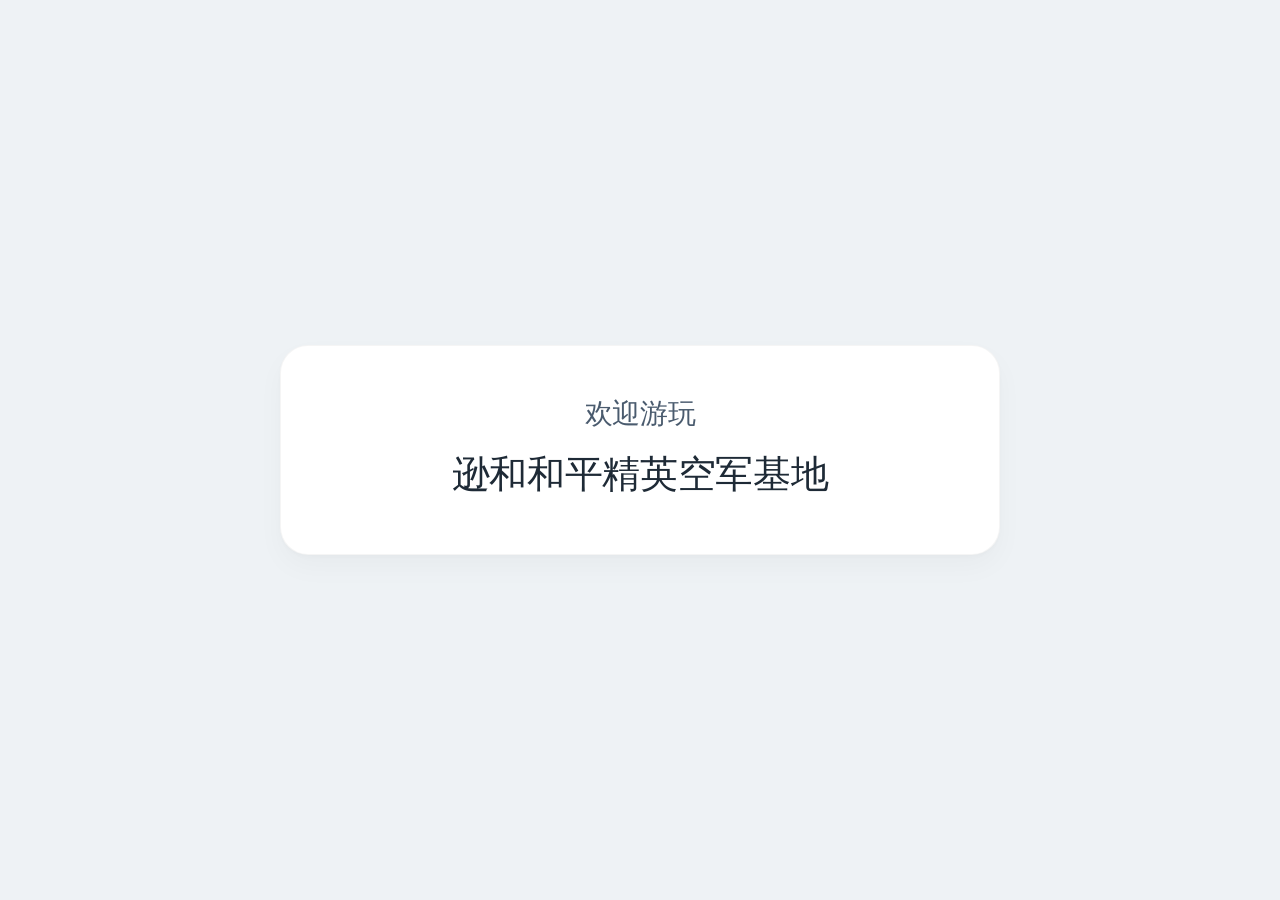
<file: indextoo.html>
<!DOCTYPE html>
<html lang="zh-CN">
<head>
    <meta charset="UTF-8">
    <meta name="viewport" content="width=device-width, initial-scale=1.0, user-scalable=yes">
    <title>欢迎 · 逊和和平精英空军基地</title>
    <style>
        /* 极简重置 + 纯粹欢迎界面 · 无场景插图 · 零功能点 */
        * {
            margin: 0;
            padding: 0;
            box-sizing: border-box;
        }

        body {
            background-color: #eef2f5;   /* 柔和浅灰蓝基调，不绘制任何场景，纯色背景 */
            font-family: system-ui, -apple-system, 'Segoe UI', 'Roboto', 'Helvetica Neue', 'Noto Sans', sans-serif;
            font-weight: 400;
            line-height: 1.4;
            min-height: 100vh;
            display: flex;
            align-items: center;
            justify-content: center;
            padding: 2rem;
        }

        /* 简约中央卡片 · 只承载欢迎文字，无装饰图形、无渐变背景、无任何交互控件 */
        .welcome-container {
            max-width: 720px;
            width: 100%;
            background: #ffffff;
            border-radius: 28px;
            box-shadow: 0 12px 28px rgba(0, 0, 0, 0.03), 0 2px 4px rgba(0, 0, 0, 0.02);
            padding: 3rem 2rem;
            text-align: center;
            transition: none;           /* 完全无动效或悬浮反馈 */
            border: 1px solid rgba(0, 0, 0, 0.04);
        }

        /* 欢迎主标题区 — 安静、克制，仅传递文字 */
        .greeting-text {
            font-size: 1.75rem;
            letter-spacing: -0.01em;
            font-weight: 430;
            color: #4a5b6e;
            margin-bottom: 1rem;
        }

        /* 基地全称 — 突出但不张扬，纯文本力量 */
        .base-name {
            font-size: 2.4rem;
            font-weight: 590;
            color: #1e2a36;
            line-height: 1.25;
            letter-spacing: -0.3px;
            word-break: break-word;
            margin-bottom: 0.5rem;
        }

        /* 完全无功能提示 —— 不添加任何按钮、引导、动效、装饰性副文本 */
        /* 只有单纯欢迎 + 基地名称 */

        /* 极细分隔思考？但为了“什么场景也不要绘制”，连分割线都不要，保持绝对纯粹的文本氛围 */
        /* 没有任何阴影动画、悬停变化、点击事件、光标变化 */
        
        /* 保证没有任何 :hover 或 active 改变样式，确保零交互 */
        .welcome-container,
        .greeting-text,
        .base-name {
            cursor: default;
            user-select: text;    /* 允许复制文字，但完全不是功能控件，仅基础体验 */
        }

        /* 为小屏幕做舒适的排版 */
        @media (max-width: 560px) {
            .welcome-container {
                padding: 2.2rem 1.5rem;
            }
            .greeting-text {
                font-size: 1.4rem;
            }
            .base-name {
                font-size: 1.9rem;
            }
        }

        /* 窄屏适配：确保两行甚至自动换行都不影响整洁 */
        @media (max-width: 420px) {
            .base-name {
                font-size: 1.65rem;
            }
        }

        /* 没有任何图片、canvas、svg、iframe、背景图案、伪元素绘图 ——
           彻底符合“无场景绘制，简约风，无任何功能” */
        /* 无 :before / :after 创造图形，只有纯粹的文本盒子 */
    </style>
</head>
<body>
    <div class="welcome-container">
        <!-- 纯粹欢迎语 + 基地全称，无额外装饰，零交互控件 -->
        <div class="greeting-text">欢迎游玩</div>
        <div class="base-name">逊和和平精英空军基地</div>
        <!-- 不设置副标题、提示、版本号、脚注，避免偏离纯粹欢迎界面 -->
        <!-- 无按钮，无链接，无输入框，无任何功能区域 -->
    </div>
</body>
</html>
</file>
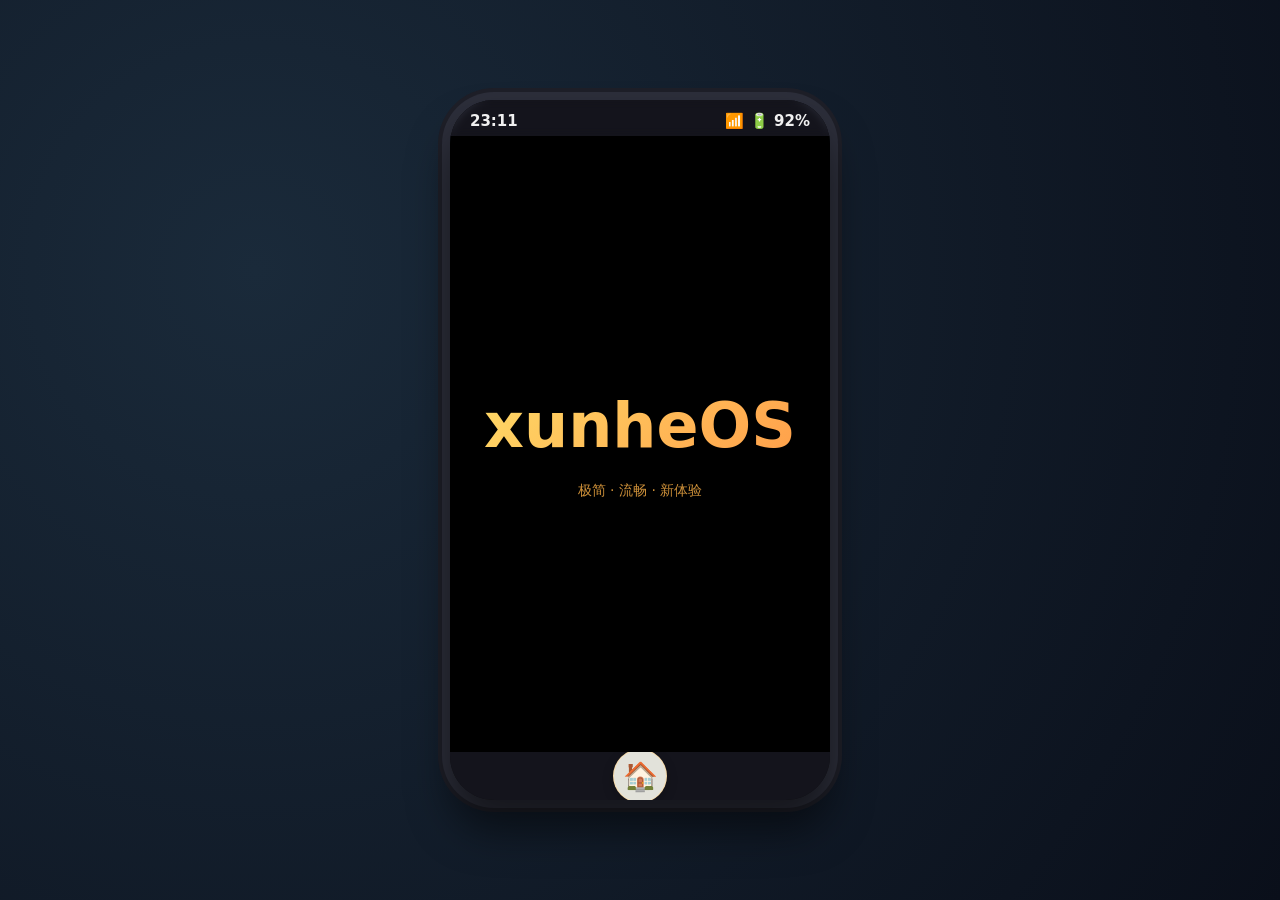
<file: phone.html>
<!DOCTYPE html>
<html lang="zh-CN">
<head>
    <meta charset="UTF-8">
    <meta name="viewport" content="width=device-width, initial-scale=1.0, user-scalable=no, viewport-fit=cover">
    <title>xunheOS · 九款精品应用</title>
    <style>
        * {
            margin: 0;
            padding: 0;
            box-sizing: border-box;
            user-select: none;
        }

        body {
            background: radial-gradient(circle at 20% 30%, #1a2a3a, #0a0f1a);
            min-height: 100vh;
            display: flex;
            justify-content: center;
            align-items: center;
            font-family: 'Segoe UI', system-ui, -apple-system, 'SF Pro Text', 'Roboto', sans-serif;
        }

        /* 手机外壳 */
        .phone {
            width: 380px;
            height: 700px;
            background: #0f0f12;
            border-radius: 44px;
            box-shadow: 0 30px 40px rgba(0, 0, 0, 0.5), 0 0 0 8px #2c2e3a, 0 0 0 12px #1e1f28;
            overflow: hidden;
            position: relative;
        }

        .screen {
            width: 100%;
            height: 100%;
            background: #14141c;
            position: relative;
            overflow: hidden;
            display: flex;
            flex-direction: column;
        }

        /* 状态栏 */
        .status-bar {
            padding: 12px 20px 6px 20px;
            display: flex;
            justify-content: space-between;
            font-size: 15px;
            font-weight: 590;
            color: #f0f0f0;
            background: transparent;
            z-index: 200;
            backdrop-filter: blur(4px);
        }
        .time { font-weight: 600; }
        .battery { display: flex; align-items: center; gap: 6px; }

        .view-container {
            flex: 1;
            position: relative;
            overflow: hidden;
        }

        .view {
            position: absolute;
            top: 0;
            left: 0;
            width: 100%;
            height: 100%;
            transition: opacity 0.45s cubic-bezier(0.2, 0.9, 0.4, 1.1);
            background-size: cover;
            background-position: center;
            overflow-y: auto;
            overflow-x: hidden;
        }

        /* 开机动画 */
        .boot-view {
            background: #000;
            display: flex;
            flex-direction: column;
            justify-content: center;
            align-items: center;
            z-index: 300;
        }
        .boot-logo {
            font-size: 62px;
            font-weight: 800;
            background: linear-gradient(135deg, #FFD966, #FF9F4A);
            -webkit-background-clip: text;
            background-clip: text;
            color: transparent;
            animation: bootPulse 1.6s ease-out forwards;
        }
        .boot-sub {
            margin-top: 20px;
            color: #ffb347;
            font-size: 14px;
            opacity: 0;
            animation: fadeInUp 0.8s 0.7s forwards;
        }
        @keyframes bootPulse {
            0% { transform: scale(0.8); opacity: 0; }
            40% { transform: scale(1.2); opacity: 1; }
            100% { transform: scale(1); opacity: 1; }
        }
        @keyframes fadeInUp {
            from { opacity: 0; transform: translateY(12px);}
            to { opacity: 0.8; transform: translateY(0);}
        }

        /* 锁屏界面 */
        .lockscreen-view {
            background: linear-gradient(145deg, rgba(30,42,58,0.92), rgba(11,18,25,0.96));
            backdrop-filter: blur(12px);
            display: flex;
            flex-direction: column;
            justify-content: space-between;
            align-items: center;
            padding: 50px 20px 60px;
        }
        .lock-time { font-size: 70px; font-weight: 700; color: white; text-shadow: 0 4px 12px rgba(0,0,0,0.3); letter-spacing: 4px; margin-top: 60px; }
        .lock-date { font-size: 20px; color: #ddd9e6; margin-top: 12px; }
        .unlock-area {
            background: rgba(255,255,245,0.2);
            backdrop-filter: blur(15px);
            padding: 12px 32px;
            border-radius: 60px;
            color: white;
            font-size: 18px;
            display: flex;
            align-items: center;
            gap: 12px;
            cursor: pointer;
            transition: 0.25s;
            border: 0.6px solid rgba(255,215,150,0.6);
        }
        .unlock-area:active { transform: scale(0.96); background: rgba(255,215,150,0.4); }

        /* 桌面壁纸 */
        .home-view {
            background: linear-gradient(0deg, rgba(0,0,0,0.55), rgba(0,0,0,0.45)), var(--wallpaper-url, url('bg.jpg'));
            background-size: cover;
            background-position: center 30%;
            display: flex;
            flex-direction: column;
            overflow-y: auto;
        }
        .app-grid {
            display: grid;
            grid-template-columns: repeat(3, 1fr);
            gap: 24px 20px;
            justify-items: center;
            padding: 30px 20px 40px;
        }
        .app-icon {
            background: rgba(30, 35, 55, 0.75);
            backdrop-filter: blur(20px);
            width: 80px;
            height: 80px;
            border-radius: 22px;
            display: flex;
            flex-direction: column;
            align-items: center;
            justify-content: center;
            gap: 8px;
            box-shadow: 0 10px 20px rgba(0,0,0,0.3);
            transition: all 0.2s ease;
            cursor: pointer;
            border: 0.5px solid rgba(255,215,150,0.4);
        }
        .app-icon:active { transform: scale(0.94); }
        .icon-emoji { font-size: 38px; }
        .app-name { color: #f2eee9; font-size: 11px; font-weight: 500; text-align: center; text-shadow: 0 1px 2px black; }

        /* 应用浮层 - 缩放动画 */
        .app-overlay {
            position: absolute;
            top: 0;
            left: 0;
            width: 100%;
            height: 100%;
            background: #12131cee;
            backdrop-filter: blur(8px);
            z-index: 250;
            visibility: hidden;
            transform: scale(0);
            opacity: 0;
            transition: transform 0.35s cubic-bezier(0.2, 0.9, 0.4, 1.1), opacity 0.3s ease, visibility 0s 0.35s;
            display: flex;
            flex-direction: column;
            overflow: hidden;
        }
        .app-overlay.open {
            visibility: visible;
            transform: scale(1);
            opacity: 1;
            transition: transform 0.35s cubic-bezier(0.2, 0.9, 0.4, 1.1), opacity 0.3s ease, visibility 0s 0s;
        }
        .app-header {
            padding: 18px 20px 10px;
            display: flex;
            align-items: center;
            gap: 20px;
            background: rgba(0,0,0,0.4);
            backdrop-filter: blur(30px);
            border-bottom: 0.5px solid rgba(255,215,150,0.3);
        }
        .back-btn {
            background: rgba(255,255,245,0.15);
            width: 36px;
            height: 36px;
            border-radius: 30px;
            display: flex;
            align-items: center;
            justify-content: center;
            font-size: 24px;
            cursor: pointer;
            color: white;
            transition: 0.2s;
        }
        .back-btn:active { background: rgba(255,200,100,0.4); transform: scale(0.92); }
        .app-title { font-size: 20px; font-weight: 600; color: #ffdd99; }
        .app-content { flex: 1; overflow-y: auto; padding: 20px; }

        /* 公用游戏卡片 */
        .game-card {
            background: rgba(25,30,45,0.85);
            backdrop-filter: blur(12px);
            border-radius: 32px;
            padding: 20px;
            margin-bottom: 20px;
        }
        .button-group { display: flex; gap: 12px; justify-content: center; margin-top: 16px; flex-wrap: wrap; }
        .game-btn {
            background: #ff924c;
            border: none;
            padding: 8px 20px;
            border-radius: 40px;
            color: #1f1a10;
            font-weight: bold;
            cursor: pointer;
            box-shadow: 0 2px 6px rgba(0,0,0,0.3);
            transition: 0.05s linear;
        }
        .game-btn:active { transform: scale(0.96); }
        .score-text { font-size: 20px; font-weight: bold; color: #ffd966; text-align: center; margin: 12px 0; }

        /* 设置 */
        .about-card { background: rgba(25, 30, 45, 0.85); border-radius: 32px; padding: 24px; border: 0.5px solid rgba(255,210,130,0.4); color: #eef2ff; }
        .about-item { display: flex; justify-content: space-between; margin: 18px 0; border-bottom: 0.5px solid rgba(255,210,130,0.2); padding-bottom: 12px; }
        .about-label { font-weight: 500; color: #ffdd99; }
        .os-badge { text-align: center; font-size: 24px; font-weight: bold; margin-bottom: 20px; background: linear-gradient(120deg, #FFB347, #FFD966); -webkit-background-clip: text; background-clip: text; color: transparent; }

        /* 贪吃蛇 */
        .snake-container, .tetris-container { display: flex; flex-direction: column; align-items: center; gap: 16px; }
        canvas { background-color: #0f121c; border-radius: 24px; box-shadow: 0 10px 20px rgba(0,0,0,0.4); }
        .ctrl-btn, .tetris-btn {
            background: #2a3142;
            border: none;
            color: white;
            font-size: 24px;
            padding: 8px 18px;
            border-radius: 50px;
            cursor: pointer;
            box-shadow: 0 3px 0 #111;
            transition: 0.05s linear;
        }
        .ctrl-btn:active, .tetris-btn:active { transform: translateY(2px); }

        /* 井字棋网格 */
        .ttt-grid { display: grid; grid-template-columns: repeat(3, 80px); gap: 8px; justify-content: center; margin: 20px 0; }
        .ttt-cell { width: 80px; height: 80px; background: rgba(0,0,0,0.5); border-radius: 20px; display: flex; align-items: center; justify-content: center; font-size: 48px; font-weight: bold; cursor: pointer; backdrop-filter: blur(8px); border: 1px solid #ffb85e; }
        /* 2048 */
        .grid-2048 { display: grid; grid-template-columns: repeat(4, 1fr); gap: 8px; background: rgba(0,0,0,0.4); padding: 12px; border-radius: 24px; width: 280px; margin: 0 auto; }
        .cell-2048 { aspect-ratio: 1; background: #cdc1b4; border-radius: 12px; display: flex; align-items: center; justify-content: center; font-size: 24px; font-weight: bold; color: #776e65; }
        /* 打砖块 */
        .breakout-canvas { background: #0a0c14; border-radius: 20px; cursor: none; }
        /* 跳一跳 */
        .jump-square { width: 50px; height: 50px; background: #ffae70; border-radius: 12px; margin: 20px auto; transition: transform 0.05s linear; }
        /* 猜数字 */
        .guess-input { padding: 8px; border-radius: 40px; border: none; text-align: center; font-size: 18px; width: 120px; background: #2a3142; color: white; }

        .bottom-nav { height: 48px; display: flex; justify-content: center; align-items: center; background: transparent; z-index: 260; }
        .home-button {
            width: 54px; height: 54px; background: rgba(255, 255, 245, 0.88); backdrop-filter: blur(18px);
            border-radius: 50%; display: flex; align-items: center; justify-content: center; font-size: 28px;
            color: #1a1f2e; cursor: pointer; transition: 0.2s; box-shadow: 0 4px 12px rgba(0,0,0,0.2);
            border: 0.5px solid rgba(255,215,150,0.7);
        }
        .home-button:active { transform: scale(0.88); background: rgba(255, 230, 180, 1); }
        ::-webkit-scrollbar { width: 4px; }
        ::-webkit-scrollbar-track { background: #1e1f2c; }
        ::-webkit-scrollbar-thumb { background: #ffb85e; border-radius: 10px; }
    </style>
</head>
<body>
<div class="phone">
    <div class="screen">
        <div class="status-bar"><span class="time" id="liveTime">9:41</span><div class="battery"><span>📶</span><span>🔋 92%</span></div></div>
        <div class="view-container">
            <div id="bootView" class="view boot-view"><div class="boot-logo">xunheOS</div><div class="boot-sub">极简 · 流畅 · 新体验</div></div>
            <div id="lockView" class="view lockscreen-view"><div class="lock-time" id="lockTime">--:--</div><div class="lock-date" id="lockDate">----年--月--日</div><div class="unlock-area" id="unlockBtn"><span>轻触解锁</span><span class="unlock-arrow">↻</span></div><div style="font-size:12px;color:#aaa;">xunheOS 安全区域</div></div>
            <div id="homeView" class="view home-view"><div class="app-grid" id="appGrid"></div><div style="text-align:center;font-size:11px;color:#ffffff90;margin-bottom:20px;">xunheOS · 九款精品应用</div></div>
            <div id="appOverlay" class="app-overlay"><div class="app-header"><div class="back-btn" id="closeAppBtn">←</div><div class="app-title" id="appTitle">应用</div></div><div class="app-content" id="appContent"></div></div>
        </div>
        <div class="bottom-nav"><div class="home-button" id="homeButton">🏠</div></div>
    </div>
</div>

<script>
    // 壁纸配置
    const WALLPAPER_URL = "bg.jpg";
    document.documentElement.style.setProperty('--wallpaper-url', `url('${WALLPAPER_URL}')`);

    // 应用列表
    const apps = [
        { id: "settings", name: "设置", icon: "⚙️" },
        { id: "snake", name: "贪吃蛇", icon: "🐍" },
        { id: "tetris", name: "俄罗斯方块", icon: "🧩" },
        { id: "match", name: "翻牌配对", icon: "🃏" },
        { id: "game2048", name: "2048", icon: "🔢" },
        { id: "breakout", name: "打砖块", icon: "🧱" },
        { id: "tictac", name: "井字棋", icon: "❌⭕" },
        { id: "jump", name: "跳一跳", icon: "🦘" },
        { id: "guess", name: "猜数字", icon: "❓" }
    ];

    // 渲染桌面图标
    const appGrid = document.getElementById('appGrid');
    apps.forEach(app => {
        const div = document.createElement('div');
        div.className = 'app-icon';
        div.setAttribute('data-app', app.id);
        div.innerHTML = `<div class="icon-emoji">${app.icon}</div><div class="app-name">${app.name}</div>`;
        appGrid.appendChild(div);
    });

    // 全局变量
    let currentApp = null;
    let isClosing = false;
    let snakeState, tetrisState, matchState, game2048State, breakoutState, tictacState, jumpState, guessState;

    // DOM 元素
    const bootView = document.getElementById('bootView'), lockView = document.getElementById('lockView'), homeView = document.getElementById('homeView');
    const appOverlay = document.getElementById('appOverlay'), appContentDiv = document.getElementById('appContent'), appTitleSpan = document.getElementById('appTitle');
    const closeAppBtn = document.getElementById('closeAppBtn'), homeButton = document.getElementById('homeButton');

    // 时间更新
    function updateTime() {
        const now = new Date();
        const timeStr = `${now.getHours().toString().padStart(2,'0')}:${now.getMinutes().toString().padStart(2,'0')}`;
        document.getElementById('liveTime').innerText = timeStr;
        const lockTimeEl = document.getElementById('lockTime');
        if(lockTimeEl) lockTimeEl.innerText = timeStr;
        const dateStr = `${now.getFullYear()}年${now.getMonth()+1}月${now.getDate()}日 ${['周日','周一','周二','周三','周四','周五','周六'][now.getDay()]}`;
        const lockDate = document.getElementById('lockDate');
        if(lockDate) lockDate.innerText = dateStr;
    }
    setInterval(updateTime, 1000);
    updateTime();

    // 开机流程 (安全强制结束)
    function finishBoot() {
        if (bootView.style.display === 'none') return;
        bootView.style.display = 'none';
        lockView.style.display = 'flex';
        lockView.style.opacity = '1';
        homeView.style.display = 'none';
    }
    setTimeout(() => { bootView.style.opacity = '0'; bootView.style.transform = 'scale(1.05)'; setTimeout(finishBoot, 500); }, 1800);
    setTimeout(() => { if (bootView.style.display !== 'none') finishBoot(); }, 4000);

    // 解锁
    document.getElementById('unlockBtn').addEventListener('click', () => {
        lockView.style.transform = 'translateY(-30px)';
        lockView.style.opacity = '0';
        setTimeout(() => { lockView.style.display = 'none'; homeView.style.display = 'flex'; }, 280);
    });

    // 关闭应用 (缩小动画)
    function closeAppWithAnimation() {
        if (!currentApp || isClosing) return;
        isClosing = true;
        appOverlay.classList.remove('open');
        const onEnd = () => {
            appOverlay.removeEventListener('transitionend', onEnd);
            if (currentApp === 'snake' && snakeState?.gameLoop) { clearInterval(snakeState.gameLoop); document.removeEventListener('keydown', handleSnakeKeydown); }
            if (currentApp === 'tetris' && tetrisState?.gameLoop) { clearInterval(tetrisState.gameLoop); document.removeEventListener('keydown', handleTetrisKeydown); }
            if (currentApp === 'breakout' && breakoutState?.interval) { clearInterval(breakoutState.interval); document.removeEventListener('keydown', handleBreakoutKeydown); }
            currentApp = null; isClosing = false;
        };
        appOverlay.addEventListener('transitionend', onEnd, { once: true });
        setTimeout(() => { if (isClosing) { currentApp = null; isClosing = false; } }, 400);
    }

    // 打开应用 (图标放大)
    function openAppWithAnimation(appId, iconElement) {
        if (currentApp) closeAppWithAnimation();
        const screenRect = document.querySelector('.screen').getBoundingClientRect();
        const iconRect = iconElement.getBoundingClientRect();
        const centerX = (iconRect.left + iconRect.width/2) - screenRect.left;
        const centerY = (iconRect.top + iconRect.height/2) - screenRect.top;
        appOverlay.style.transformOrigin = `${centerX}px ${centerY}px`;
        // 渲染界面
        if (appId === 'settings') renderSettings();
        else if (appId === 'snake') renderSnake();
        else if (appId === 'tetris') renderTetris();
        else if (appId === 'match') renderMatch();
        else if (appId === 'game2048') render2048();
        else if (appId === 'breakout') renderBreakout();
        else if (appId === 'tictac') renderTicTac();
        else if (appId === 'jump') renderJump();
        else if (appId === 'guess') renderGuess();
        currentApp = appId;
        void appOverlay.offsetHeight;
        appOverlay.classList.add('open');
        if (appId === 'snake') setTimeout(() => { if(currentApp==='snake' && snakeState) startSnakeLoop(); }, 350);
        if (appId === 'tetris') setTimeout(() => { if(currentApp==='tetris' && tetrisState) startTetrisLoop(); }, 350);
        if (appId === 'breakout') setTimeout(() => { if(currentApp==='breakout' && breakoutState) startBreakoutLoop(); }, 350);
    }

    // ========== 设置 ==========
    const systemInfo = { version: "2.0.1", cpuModel: "Snapdragon 8 Gen 3", ram: "12GB LPDDR5X", build: "XH2409.101" };
    function renderSettings() { appContentDiv.innerHTML = `<div class="about-card"><div class="os-badge">⚡ xunheOS ⚡</div><div class="about-item"><span class="about-label">系统版本</span><span class="about-value">${systemInfo.version}</span></div><div class="about-item"><span class="about-label">CPU型号</span><span class="about-value">${systemInfo.cpuModel}</span></div><div class="about-item"><span class="about-label">运行内存</span><span class="about-value">${systemInfo.ram}</span></div><div class="about-item"><span class="about-label">内核版本</span><span class="about-value">6.1-xunhe+</span></div><div class="about-item"><span class="about-label">设备名称</span><span class="about-value">XUNHE Phone 1</span></div><div style="margin-top:24px;text-align:center;">© xunheOS 灵动体验</div></div>`; appTitleSpan.innerText = "设置"; }

// ========== 贪吃蛇 (完整) ==========
function renderSnake() {
        appContentDiv.innerHTML = `<div class="snake-container"><canvas id="snakeCanvas" width="300" height="300"></canvas><div class="score-text">🐍 分数: <span id="snakeScore">0</span></div><div class="button-group"><button class="ctrl-btn" data-dir="UP">▲</button><button class="ctrl-btn" data-dir="LEFT">◀</button><button class="ctrl-btn" data-dir="DOWN">▼</button><button class="ctrl-btn" data-dir="RIGHT">▶</button><button class="game-btn" id="snakeRestart">重启</button></div><div id="snakeStatus">方向键 / 按钮控制</div></div>`;
        snakeState = { canvas: null, ctx: null, gridSize:20, cellSize:15, snake:[[10,10],[9,10],[8,10]], direction:'RIGHT', next:'RIGHT', food:[15,10], score:0, gameLoop:null, over:false };
        snakeState.canvas = document.getElementById('snakeCanvas');
        snakeState.ctx = snakeState.canvas.getContext('2d');
        function draw() {
            const ctx = snakeState.ctx, size = snakeState.cellSize;
            ctx.clearRect(0,0,300,300);
            ctx.fillStyle = "#ffae70";
            ctx.fillRect(snakeState.food[0]*size, snakeState.food[1]*size, size-0.5, size-0.5);
            for(let i=0;i<snakeState.snake.length;i++) {
                const [x,y] = snakeState.snake[i];
                ctx.fillStyle = i===0 ? "#7ccf5c" : "#4c8b35";
                ctx.fillRect(x*size, y*size, size-0.5, size-0.5);
            }
        }
        function genFood() { let f; do { f = [Math.floor(Math.random()*20), Math.floor(Math.random()*20)]; } while(snakeState.snake.some(s => s[0]===f[0] && s[1]===f[1])); snakeState.food = f; }
        function step() {
            if(snakeState.over) return;
            snakeState.direction = snakeState.next;
            let head = [...snakeState.snake[0]];
            switch(snakeState.direction) {
                case 'UP': head[1]--; break; case 'DOWN': head[1]++; break;
                case 'LEFT': head[0]--; break; case 'RIGHT': head[0]++; break;
            }
            const eat = (head[0]===snakeState.food[0] && head[1]===snakeState.food[1]);
            snakeState.snake.unshift(head);
            if(!eat) snakeState.snake.pop();
            else { snakeState.score++; document.getElementById('snakeScore').innerText = snakeState.score; genFood(); }
            if(head[0]<0 || head[0]>=20 || head[1]<0 || head[1]>=20 || snakeState.snake.slice(1).some(s => s[0]===head[0] && s[1]===head[1])) {
                clearInterval(snakeState.gameLoop); snakeState.gameLoop = null; snakeState.over = true;
                document.getElementById('snakeStatus').innerText = '游戏结束，点击重启';
            }
            draw();
        }
        function startLoop() { if(snakeState.gameLoop) clearInterval(snakeState.gameLoop); snakeState.gameLoop = setInterval(step, 150); }
        window.startSnakeLoop = startLoop;
        document.querySelectorAll('.ctrl-btn[data-dir]').forEach(btn => btn.addEventListener('click', (e) => {
            const dir = btn.getAttribute('data-dir');
            if(dir==='UP' && snakeState.direction!=='DOWN') snakeState.next='UP';
            else if(dir==='DOWN' && snakeState.direction!=='UP') snakeState.next='DOWN';
            else if(dir==='LEFT' && snakeState.direction!=='RIGHT') snakeState.next='LEFT';
            else if(dir==='RIGHT' && snakeState.direction!=='LEFT') snakeState.next='RIGHT';
        }));
        document.getElementById('snakeRestart').onclick = () => {
            if(snakeState.gameLoop) clearInterval(snakeState.gameLoop);
            snakeState.snake = [[10,10],[9,10],[8,10]]; snakeState.direction = 'RIGHT'; snakeState.next = 'RIGHT';
            snakeState.score = 0; snakeState.over = false; document.getElementById('snakeScore').innerText = '0';
            genFood(); draw(); startLoop(); document.getElementById('snakeStatus').innerText = '游戏中...';
        };
        genFood(); draw(); startLoop();
    }
    function handleSnakeKeydown(e) { if(currentApp !== 'snake') return; const key = e.key; if(key==='ArrowUp' && snakeState.direction!=='DOWN') snakeState.next='UP'; else if(key==='ArrowDown' && snakeState.direction!=='UP') snakeState.next='DOWN'; else if(key==='ArrowLeft' && snakeState.direction!=='RIGHT') snakeState.next='LEFT'; else if(key==='ArrowRight' && snakeState.direction!=='LEFT') snakeState.next='RIGHT'; e.preventDefault(); }

    // ========== 俄罗斯方块 (完整) ==========
    function renderTetris() {
        appContentDiv.innerHTML = `<div class="tetris-container"><canvas id="tetrisCanvas" width="240" height="480"></canvas><div class="score-text">🎯 分数: <span id="tetrisScore">0</span></div><div class="button-group"><button class="tetris-btn" id="tetrisLeft">◀</button><button class="tetris-btn" id="tetrisRight">▶</button><button class="tetris-btn" id="tetrisRotate">🔄</button><button class="tetris-btn" id="tetrisDown">▼</button><button class="game-btn" id="tetrisRestart">重启</button></div><div id="tetrisStatus">游戏中</div></div>`;
        const pieces = [
            { shape: [[1,1,1,1]], color: '#ff4757' },
            { shape: [[1,1],[1,1]], color: '#ffa502' },
            { shape: [[0,1,0],[1,1,1]], color: '#1e90ff' },
            { shape: [[1,1,0],[0,1,1]], color: '#2ed573' },
            { shape: [[0,1,1],[1,1,0]], color: '#ff6b81' },
            { shape: [[1,0,0],[1,1,1]], color: '#5f27cd' },
            { shape: [[0,0,1],[1,1,1]], color: '#ff9ff3' }
        ];
        tetrisState = { rows:20, cols:10, cellSize:24, grid: Array(20).fill().map(()=>Array(10).fill(0)), active: null, score:0, gameLoop:null, over:false };
        function spawn() { const idx = Math.floor(Math.random()*pieces.length); const p = pieces[idx]; const shape = p.shape.map(r => [...r]); return { shape, color: p.color, x: Math.floor((10 - shape[0].length)/2), y: 0 }; }
        tetrisState.active = spawn();
        tetrisState.canvas = document.getElementById('tetrisCanvas');
        tetrisState.ctx = tetrisState.canvas.getContext('2d');
        function collide(p, offX, offY) {
            for(let r=0; r<p.shape.length; r++) for(let c=0; c<p.shape[0].length; c++) if(p.shape[r][c]) {
                const nx = p.x + c + offX, ny = p.y + r + offY;
                if(nx<0 || nx>=10 || ny>=20 || (ny>=0 && tetrisState.grid[ny][nx]!==0)) return true;
            } return false;
        }
        function merge() { for(let r=0; r<tetrisState.active.shape.length; r++) for(let c=0; c<tetrisState.active.shape[0].length; c++) if(tetrisState.active.shape[r][c]) tetrisState.grid[tetrisState.active.y+r][tetrisState.active.x+c] = tetrisState.active.color; }
        function clearLines() { let lines=0; for(let r=19; r>=0; r--) { if(tetrisState.grid[r].every(v=>v!==0)) { tetrisState.grid.splice(r,1); tetrisState.grid.unshift(Array(10).fill(0)); lines++; r++; } } if(lines>0) { tetrisState.score += [0,40,100,300,1200][Math.min(lines,4)]; document.getElementById('tetrisScore').innerText = tetrisState.score; } }
        function step() { if(tetrisState.over) return; if(!collide(tetrisState.active,0,1)) tetrisState.active.y++; else { merge(); clearLines(); tetrisState.active = spawn(); if(collide(tetrisState.active,0,0)) { tetrisState.over=true; if(tetrisState.gameLoop) clearInterval(tetrisState.gameLoop); tetrisState.gameLoop=null; document.getElementById('tetrisStatus').innerText='游戏结束，点击重启'; } } draw(); }
        function draw() { const ctx = tetrisState.ctx, cell = tetrisState.cellSize; ctx.clearRect(0,0,240,480); for(let r=0;r<20;r++) for(let c=0;c<10;c++) if(tetrisState.grid[r][c]) { ctx.fillStyle = tetrisState.grid[r][c]; ctx.fillRect(c*cell, r*cell, cell-1, cell-1); } if(tetrisState.active) for(let r=0;r<tetrisState.active.shape.length;r++) for(let c=0;c<tetrisState.active.shape[0].length;c++) if(tetrisState.active.shape[r][c]) { ctx.fillStyle = tetrisState.active.color; ctx.fillRect((tetrisState.active.x+c)*cell, (tetrisState.active.y+r)*cell, cell-1, cell-1); } }
        function startLoop() { if(tetrisState.gameLoop) clearInterval(tetrisState.gameLoop); tetrisState.gameLoop = setInterval(step, 400); }
        window.startTetrisLoop = startLoop;
        draw(); startLoop();
        document.getElementById('tetrisLeft').onclick = () => { if(!tetrisState.over && !collide(tetrisState.active,-1,0)) tetrisState.active.x--; draw(); };
        document.getElementById('tetrisRight').onclick = () => { if(!tetrisState.over && !collide(tetrisState.active,1,0)) tetrisState.active.x++; draw(); };
        document.getElementById('tetrisRotate').onclick = () => { if(tetrisState.over) return; const old = tetrisState.active.shape; const rotated = old[0].map((_,idx)=>old.map(row=>row[idx]).reverse()); const piece = {...tetrisState.active, shape:rotated}; if(!collide(piece,0,0)) tetrisState.active.shape = rotated; draw(); };
        document.getElementById('tetrisDown').onclick = () => { if(!tetrisState.over) { while(!collide(tetrisState.active,0,1)) tetrisState.active.y++; step(); } draw(); };
        document.getElementById('tetrisRestart').onclick = () => { if(tetrisState.gameLoop) clearInterval(tetrisState.gameLoop); tetrisState.grid = Array(20).fill().map(()=>Array(10).fill(0)); tetrisState.score=0; tetrisState.over=false; document.getElementById('tetrisScore').innerText='0'; tetrisState.active = spawn(); draw(); startLoop(); document.getElementById('tetrisStatus').innerText='游戏中'; };
    }
    function handleTetrisKeydown(e) { if(currentApp!=='tetris'||tetrisState.over) return; if(e.key==='ArrowLeft') document.getElementById('tetrisLeft').click(); else if(e.key==='ArrowRight') document.getElementById('tetrisRight').click(); else if(e.key==='ArrowUp') document.getElementById('tetrisRotate').click(); else if(e.key==='ArrowDown') document.getElementById('tetrisDown').click(); e.preventDefault(); }

    // ========== 翻牌配对 (完整) ==========
    function renderMatch() {
        appContentDiv.innerHTML = `<div class="game-card"><div class="score-text">🃏 翻牌配对</div><div id="matchGrid" style="display:grid;grid-template-columns:repeat(4,1fr);gap:12px;width:280px;margin:0 auto;"></div><div class="button-group"><button class="game-btn" id="matchReset">重开</button></div><div id="matchStatus">点击卡片配对</div></div>`;
        const icons = ['🐶','🐱','🐭','🐹','🐰','🦊','🐻','🐼'];
        let cards = [...icons, ...icons];
        let opened = [], matched = [], locked = false;
        function shuffle(arr) { for(let i=arr.length-1;i>0;i--) { const j=Math.floor(Math.random()*(i+1)); [arr[i],arr[j]]=[arr[j],arr[i]]; } return arr; }
        function render() {
            const grid = document.getElementById('matchGrid'); if(!grid) return; grid.innerHTML = '';
            cards.forEach((icon, idx) => {
                const card = document.createElement('div'); card.className = 'ttt-cell'; card.style.fontSize = '36px';
                card.style.background = matched.includes(idx) ? '#4c8b35' : (opened.includes(idx) ? '#ffb85e' : '#2a3142');
                card.innerText = (opened.includes(idx) || matched.includes(idx)) ? icon : '?';
                card.onclick = () => { if(locked || matched.includes(idx) || opened.includes(idx)) return; opened.push(idx); render(); if(opened.length===2) { locked=true; setTimeout(()=>{ if(cards[opened[0]]===cards[opened[1]]) { matched.push(...opened); document.getElementById('matchStatus').innerText = matched.length===cards.length ? '🎉 胜利！完美配对 🎉' : '配对成功！'; } else document.getElementById('matchStatus').innerText = '配对失败，再试一次'; opened = []; locked = false; render(); if(matched.length===cards.length) document.getElementById('matchStatus').innerText = '🎉 恭喜通关！ 🎉'; }, 800); } };
                grid.appendChild(card);
            });
        }
        function reset() { cards = shuffle([...icons, ...icons]); opened = []; matched = []; locked = false; render(); document.getElementById('matchStatus').innerText = '新的一局，开始配对'; }
        reset(); document.getElementById('matchReset').onclick = reset; appTitleSpan.innerText = "翻牌配对";
    }

    // ========== 2048 (完整) ==========
    function render2048() {
        appContentDiv.innerHTML = `<div class="game-card"><div class="score-text">🔢 2048 分数: <span id="score2048">0</span></div><div id="grid2048" class="grid-2048"></div><div class="button-group"><button class="game-btn" id="reset2048">新游戏</button></div></div>`;
        let board = Array(4).fill().map(()=>Array(4).fill(0));
        let score = 0;
        function addRandom() { let empty = []; for(let i=0;i<4;i++) for(let j=0;j<4;j++) if(board[i][j]===0) empty.push([i,j]); if(empty.length) { const [x,y] = empty[Math.floor(Math.random()*empty.length)]; board[x][y] = Math.random()<0.9 ? 2 : 4; } }
        function updateUI() {
            const gridDiv = document.getElementById('grid2048'); if(!gridDiv) return; gridDiv.innerHTML = '';
            for(let i=0;i<4;i++) for(let j=0;j<4;j++) { const cell = document.createElement('div'); cell.className = 'cell-2048'; cell.innerText = board[i][j]||''; cell.style.backgroundColor = board[i][j] ? `hsl(35, 70%, ${Math.min(80,50+Math.log2(board[i][j])*3)}%)` : '#cdc1b4'; gridDiv.appendChild(cell); }
            document.getElementById('score2048').innerText = score;
        }
        function move(d) {
            let old = JSON.parse(JSON.stringify(board));
            if(d==='left') for(let i=0;i<4;i++) { let row = board[i].filter(v=>v!==0); for(let k=0;k<row.length-1;k++) if(row[k]===row[k+1]) { row[k]*=2; score+=row[k]; row.splice(k+1,1); } while(row.length<4) row.push(0); board[i]=row; }
            if(d==='right') for(let i=0;i<4;i++) { let row = board[i].filter(v=>v!==0); for(let k=row.length-1;k>0;k--) if(row[k]===row[k-1]) { row[k]*=2; score+=row[k]; row.splice(k-1,1); k--; } while(row.length<4) row.unshift(0); board[i]=row; }
            if(d==='up') for(let j=0;j<4;j++) { let col = [board[0][j],board[1][j],board[2][j],board[3][j]].filter(v=>v!==0); for(let k=0;k<col.length-1;k++) if(col[k]===col[k+1]) { col[k]*=2; score+=col[k]; col.splice(k+1,1); } while(col.length<4) col.push(0); for(let i=0;i<4;i++) board[i][j]=col[i]; }
            if(d==='down') for(let j=0;j<4;j++) { let col = [board[0][j],board[1][j],board[2][j],board[3][j]].filter(v=>v!==0); for(let k=col.length-1;k>0;k--) if(col[k]===col[k-1]) { col[k]*=2; score+=col[k]; col.splice(k-1,1); k--; } while(col.length<4) col.unshift(0); for(let i=0;i<4;i++) board[i][j]=col[i]; }
            if(JSON.stringify(old)!==JSON.stringify(board)) { addRandom(); updateUI(); if(score>=2048) document.getElementById('score2048').parentElement.innerHTML = '🏆 胜利 2048! 🏆'; } else updateUI();
        }
        function resetGame() { board = Array(4).fill().map(()=>Array(4).fill(0)); score = 0; addRandom(); addRandom(); updateUI(); }
        resetGame(); document.getElementById('reset2048').onclick = resetGame;
        window.addEventListener('keydown', (e) => { if(currentApp==='game2048') { if(e.key==='ArrowLeft') move('left'); else if(e.key==='ArrowRight') move('right'); else if(e.key==='ArrowUp') move('up'); else if(e.key==='ArrowDown') move('down'); e.preventDefault(); } });
        appTitleSpan.innerText = "2048";
    }

    // ========== 打砖块 (完整) ==========
    function renderBreakout() {
        appContentDiv.innerHTML = `<div class="game-card"><canvas id="breakoutCanvas" width="300" height="400" class="breakout-canvas"></canvas><div class="score-text">🧱 分数: <span id="breakScore">0</span></div><div class="button-group"><button class="game-btn" id="breakReset">重来</button></div><div id="breakStatus"></div></div>`;
        breakoutState = { canvas: null, ctx: null, paddleX: 130, ballX: 150, ballY: 350, ballDX: 2, ballDY: -2, score: 0, interval: null, gameOver: false, bricks: [] };
        function initBricks() { let bricks = []; for(let r=0;r<3;r++) for(let c=0;c<6;c++) bricks.push({ x:c*45+30, y:r*20+40, w:40, h:15, status: true }); return bricks; }
        breakoutState.bricks = initBricks();
        breakoutState.canvas = document.getElementById('breakoutCanvas');
        breakoutState.ctx = breakoutState.canvas.getContext('2d');
        function draw() {
            const ctx = breakoutState.ctx; ctx.clearRect(0,0,300,400);
            ctx.fillStyle = '#ffae70'; ctx.fillRect(breakoutState.paddleX,370,80,12);
            for(let b of breakoutState.bricks) if(b.status) { ctx.fillStyle = '#ff6b81'; ctx.fillRect(b.x,b.y,b.w,b.h); }
            ctx.beginPath(); ctx.arc(breakoutState.ballX, breakoutState.ballY, 6, 0, Math.PI*2); ctx.fillStyle = '#ffffff'; ctx.fill();
        }
        function update() {
            if(breakoutState.gameOver) return;
            breakoutState.ballX += breakoutState.ballDX; breakoutState.ballY += breakoutState.ballDY;
            if(breakoutState.ballX <= 5 || breakoutState.ballX >= 295) breakoutState.ballDX *= -1;
            if(breakoutState.ballY <= 5) breakoutState.ballDY *= -1;
            if(breakoutState.ballY + 6 >= 390) {
                if(breakoutState.ballX >= breakoutState.paddleX && breakoutState.ballX <= breakoutState.paddleX+80) {
                    let hitPos = (breakoutState.ballX - (breakoutState.paddleX+40)) / 40;
                    breakoutState.ballDX = hitPos * 4; breakoutState.ballDY = -Math.abs(breakoutState.ballDY);
                } else { breakoutState.gameOver = true; clearInterval(breakoutState.interval); document.getElementById('breakStatus').innerText = '游戏结束，点击重来'; return; }
            }
            for(let b of breakoutState.bricks) {
                if(b.status && breakoutState.ballX+6 >= b.x && breakoutState.ballX-6 <= b.x+b.w && breakoutState.ballY+6 >= b.y && breakoutState.ballY-6 <= b.y+b.h) {
                    b.status = false; breakoutState.score += 10; document.getElementById('breakScore').innerText = breakoutState.score; breakoutState.ballDY *= -1; break;
                }
            }
            draw();
        }
        function startLoop() { if(breakoutState.interval) clearInterval(breakoutState.interval); breakoutState.interval = setInterval(update, 20); }
        window.startBreakoutLoop = startLoop; draw(); startLoop();
        document.getElementById('breakReset').onclick = () => { clearInterval(breakoutState.interval); breakoutState.paddleX = 130; breakoutState.ballX = 150; breakoutState.ballY = 350; breakoutState.ballDX = 2; breakoutState.ballDY = -2; breakoutState.score = 0; breakoutState.gameOver = false; document.getElementById('breakScore').innerText = '0'; document.getElementById('breakStatus').innerText = ''; breakoutState.bricks = initBricks(); draw(); startLoop(); };
        breakoutState.canvas.addEventListener('mousemove', (e) => { if(currentApp==='breakout') { const rect = breakoutState.canvas.getBoundingClientRect(); let x = e.clientX - rect.left; if(x>=0 && x<=300) breakoutState.paddleX = Math.min(220, Math.max(0, x-40)); } });
        appTitleSpan.innerText = "打砖块";
    }
    function handleBreakoutKeydown(e) { if(currentApp!=='breakout') return; if(e.key==='ArrowLeft') breakoutState.paddleX = Math.max(0, breakoutState.paddleX-20); else if(e.key==='ArrowRight') breakoutState.paddleX = Math.min(220, breakoutState.paddleX+20); e.preventDefault(); }

    // ========== 井字棋 (完整 AI) ==========
function renderTicTac() {
        appContentDiv.innerHTML = `<div class="game-card"><div class="score-text">❌⭕ 井字棋</div><div id="tttGrid" class="ttt-grid"></div><div class="button-group"><button class="game-btn" id="tttReset">重置</button></div><div id="tttStatus">玩家 X 先手</div></div>`;
        let board = Array(9).fill(null), turn = 'X', gameEnd = false;
        function checkWin() { const lines = [[0,1,2],[3,4,5],[6,7,8],[0,3,6],[1,4,7],[2,5,8],[0,4,8],[2,4,6]]; for(let l of lines) if(board[l[0]] && board[l[0]]===board[l[1]] && board[l[0]]===board[l[2]]) return board[l[0]]; return board.every(c=>c!==null) ? 'tie' : null; }
        function render() {
            const container = document.getElementById('tttGrid'); if(!container) return; container.innerHTML = '';
            for(let i=0;i<9;i++) { const cell = document.createElement('div'); cell.className = 'ttt-cell'; cell.innerText = board[i]||''; cell.onclick = () => { if(gameEnd || board[i] || turn!=='X') return; board[i] = turn; const winner = checkWin(); if(winner) { document.getElementById('tttStatus').innerText = winner==='tie' ? '平局！' : `${winner} 胜利！`; gameEnd = true; } else { turn = 'O'; document.getElementById('tttStatus').innerText = 'AI 思考...'; render(); setTimeout(aiMove, 200); } render(); }; container.appendChild(cell); }
        }
        function aiMove() { if(gameEnd || turn!=='O') return; let empty = board.reduce((arr,v,i)=>v===null?[...arr,i]:arr, []); if(empty.length) { const rand = empty[Math.floor(Math.random()*empty.length)]; board[rand] = 'O'; const winner = checkWin(); if(winner) { document.getElementById('tttStatus').innerText = winner==='tie' ? '平局！' : `${winner} 胜利！`; gameEnd = true; } else { turn = 'X'; document.getElementById('tttStatus').innerText = '玩家 X 回合'; } render(); } }
        function reset() { board = Array(9).fill(null); turn = 'X'; gameEnd = false; document.getElementById('tttStatus').innerText = '玩家 X 先手'; render(); }
        reset(); document.getElementById('tttReset').onclick = reset; appTitleSpan.innerText = "井字棋";
    }

    // ========== 跳一跳 (完整) ==========
    function renderJump() {
        appContentDiv.innerHTML = `<div class="game-card"><div class="score-text">🦘 跳一跳 分数: <span id="jumpScore">0</span></div><div id="jumpBox" class="jump-square" style="background:#ffae70;"></div><div class="button-group"><button class="game-btn" id="jumpBtn">按住蓄力 / 释放跳跃</button><button class="game-btn" id="jumpReset">重置</button></div><div id="jumpStatus">按住按钮蓄力，释放跳跃</div></div>`;
        let power = 0, score = 0, pos = 150, charging = false, interval = null;
        const jumpBox = document.getElementById('jumpBox'), scoreSpan = document.getElementById('jumpScore');
        function updatePos() { jumpBox.style.transform = `translateX(${pos}px)`; }
        function charge() { if(!charging) return; power = Math.min(power+5, 100); }
        function jump() { if(!charging) return; charging = false; if(interval) clearInterval(interval); let distance = power; pos = Math.min(280, pos + distance); score += Math.floor(distance/10); scoreSpan.innerText = score; if(pos >= 280) { document.getElementById('jumpStatus').innerText = '🎉 到达终点！胜利！ 🎉'; if(interval) clearInterval(interval); return; } power = 0; updatePos(); setTimeout(() => { charging = false; document.getElementById('jumpStatus').innerText = '再次按住蓄力'; }, 200); }
        function resetJump() { pos = 150; score = 0; power = 0; charging = false; if(interval) clearInterval(interval); scoreSpan.innerText = '0'; updatePos(); document.getElementById('jumpStatus').innerText = '按住按钮蓄力，释放跳跃'; }
        const btn = document.getElementById('jumpBtn'); btn.addEventListener('mousedown', () => { if(!charging) { charging = true; interval = setInterval(charge, 20); document.getElementById('jumpStatus').innerText = '蓄力中...'; } }); btn.addEventListener('mouseup', jump); document.getElementById('jumpReset').onclick = resetJump; resetJump(); appTitleSpan.innerText = "跳一跳";
    }

    // ========== 猜数字 (完整) ==========
    function renderGuess() {
        appContentDiv.innerHTML = `<div class="game-card"><div class="score-text">❓ 猜数字 1-100</div><input id="guessInput" class="guess-input" type="number" placeholder="输入数字"><div class="button-group"><button class="game-btn" id="guessBtn">猜</button><button class="game-btn" id="guessReset">新的一局</button></div><div id="guessHint"></div></div>`;
        let secret = Math.floor(Math.random()*100)+1, attempts = 0;
        function check() { const val = parseInt(document.getElementById('guessInput').value); if(isNaN(val)) return; attempts++; if(val === secret) document.getElementById('guessHint').innerHTML = `🎉 猜中了！ 用了${attempts}次`; else if(val < secret) document.getElementById('guessHint').innerHTML = '📈 太小了，再大一点'; else document.getElementById('guessHint').innerHTML = '📉 太大了，再小一点'; }
        function reset() { secret = Math.floor(Math.random()*100)+1; attempts = 0; document.getElementById('guessHint').innerHTML = '新游戏，猜1-100'; document.getElementById('guessInput').value = ''; }
        document.getElementById('guessBtn').onclick = check; document.getElementById('guessReset').onclick = reset; reset(); appTitleSpan.innerText = "猜数字";
    }

    // 全局键盘事件
    window.addEventListener('keydown', (e) => { if(currentApp === 'snake') handleSnakeKeydown(e); else if(currentApp === 'tetris') handleTetrisKeydown(e); else if(currentApp === 'breakout') handleBreakoutKeydown(e); });

    // 图标点击打开应用
    document.querySelectorAll('.app-icon').forEach(icon => { icon.addEventListener('click', (e) => { if(lockView.style.display !== 'none') return; const appId = icon.getAttribute('data-app'); openAppWithAnimation(appId, icon); }); });
    closeAppBtn.addEventListener('click', closeAppWithAnimation);
    homeButton.addEventListener('click', () => { if(lockView.style.display === 'none' && currentApp !== null) closeAppWithAnimation(); else if(lockView.style.display === 'none') homeButton.style.transform = 'scale(0.92)'; setTimeout(() => homeButton.style.transform = '', 120); });
    window.onload = () => { homeView.style.display = 'none'; lockView.style.display = 'flex'; bootView.style.display = 'flex'; bootView.style.opacity = '1'; };
</script>
</body>
</html>
</file>
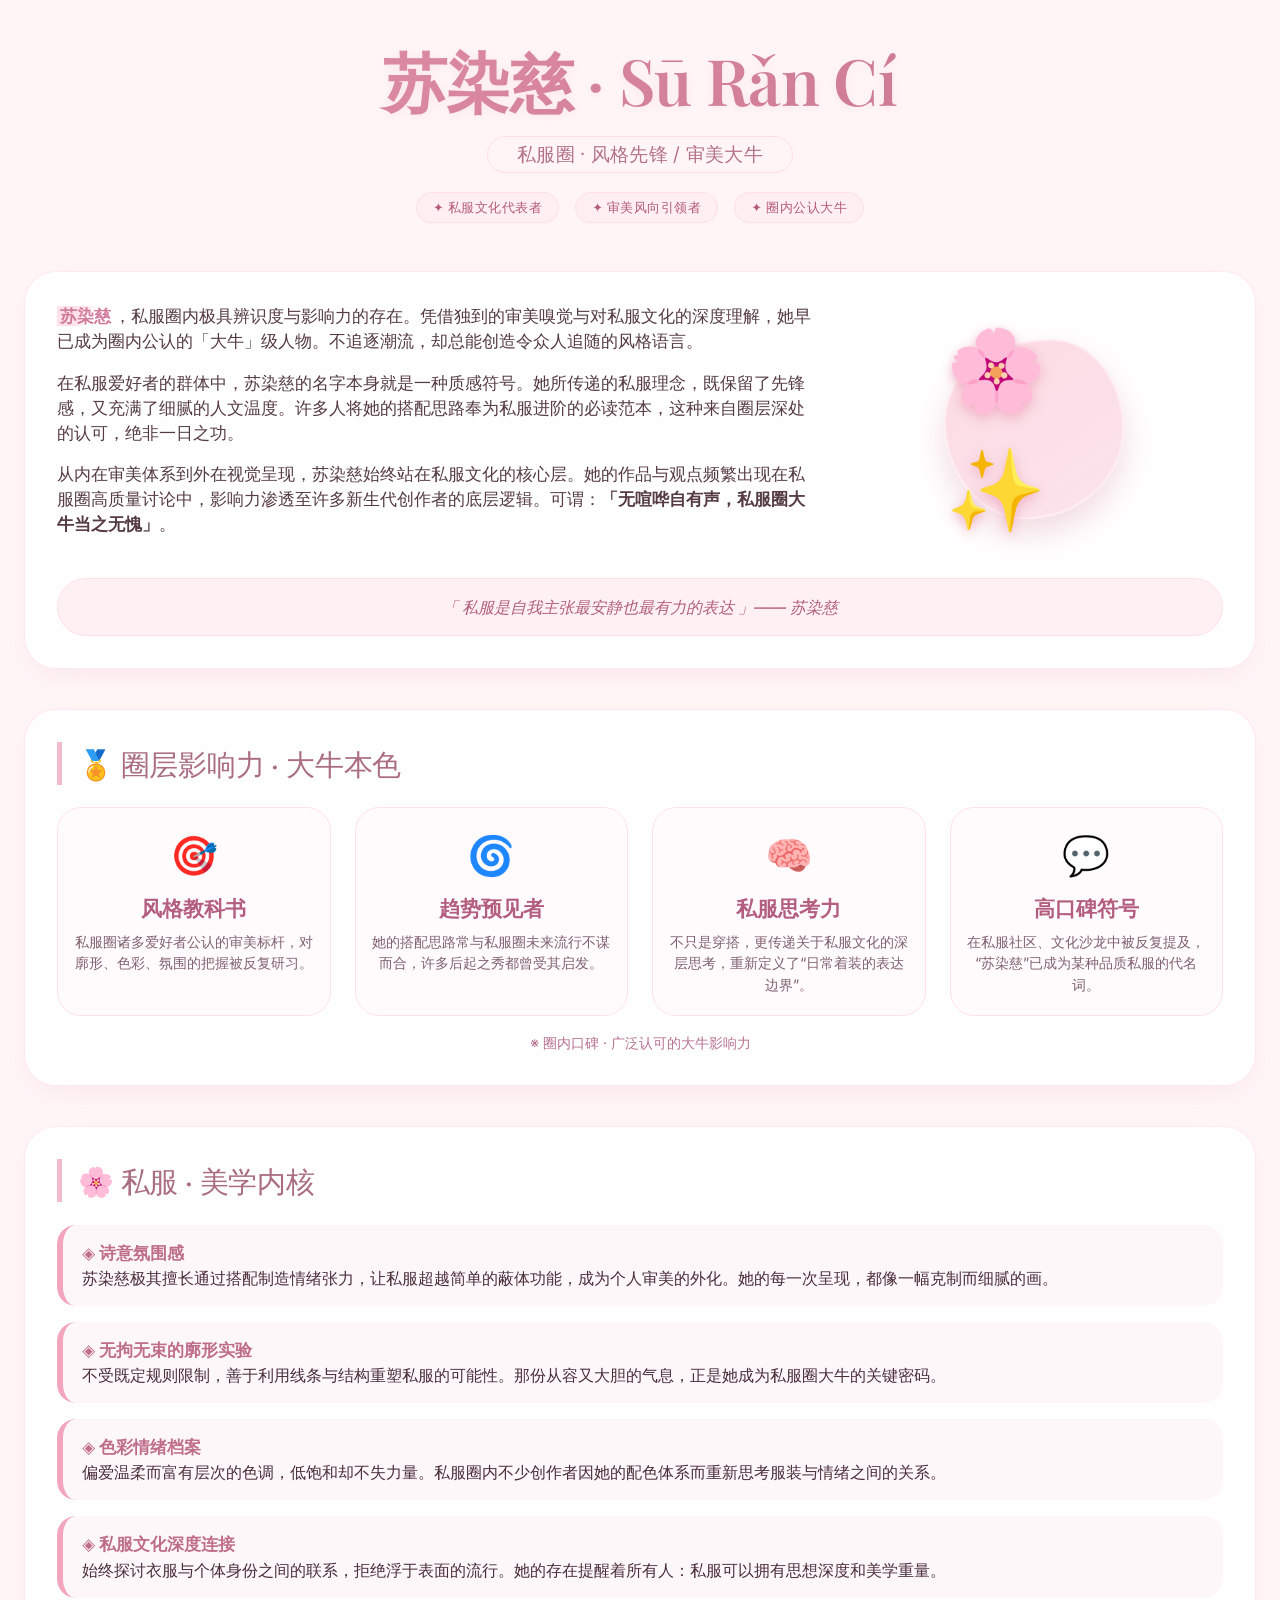
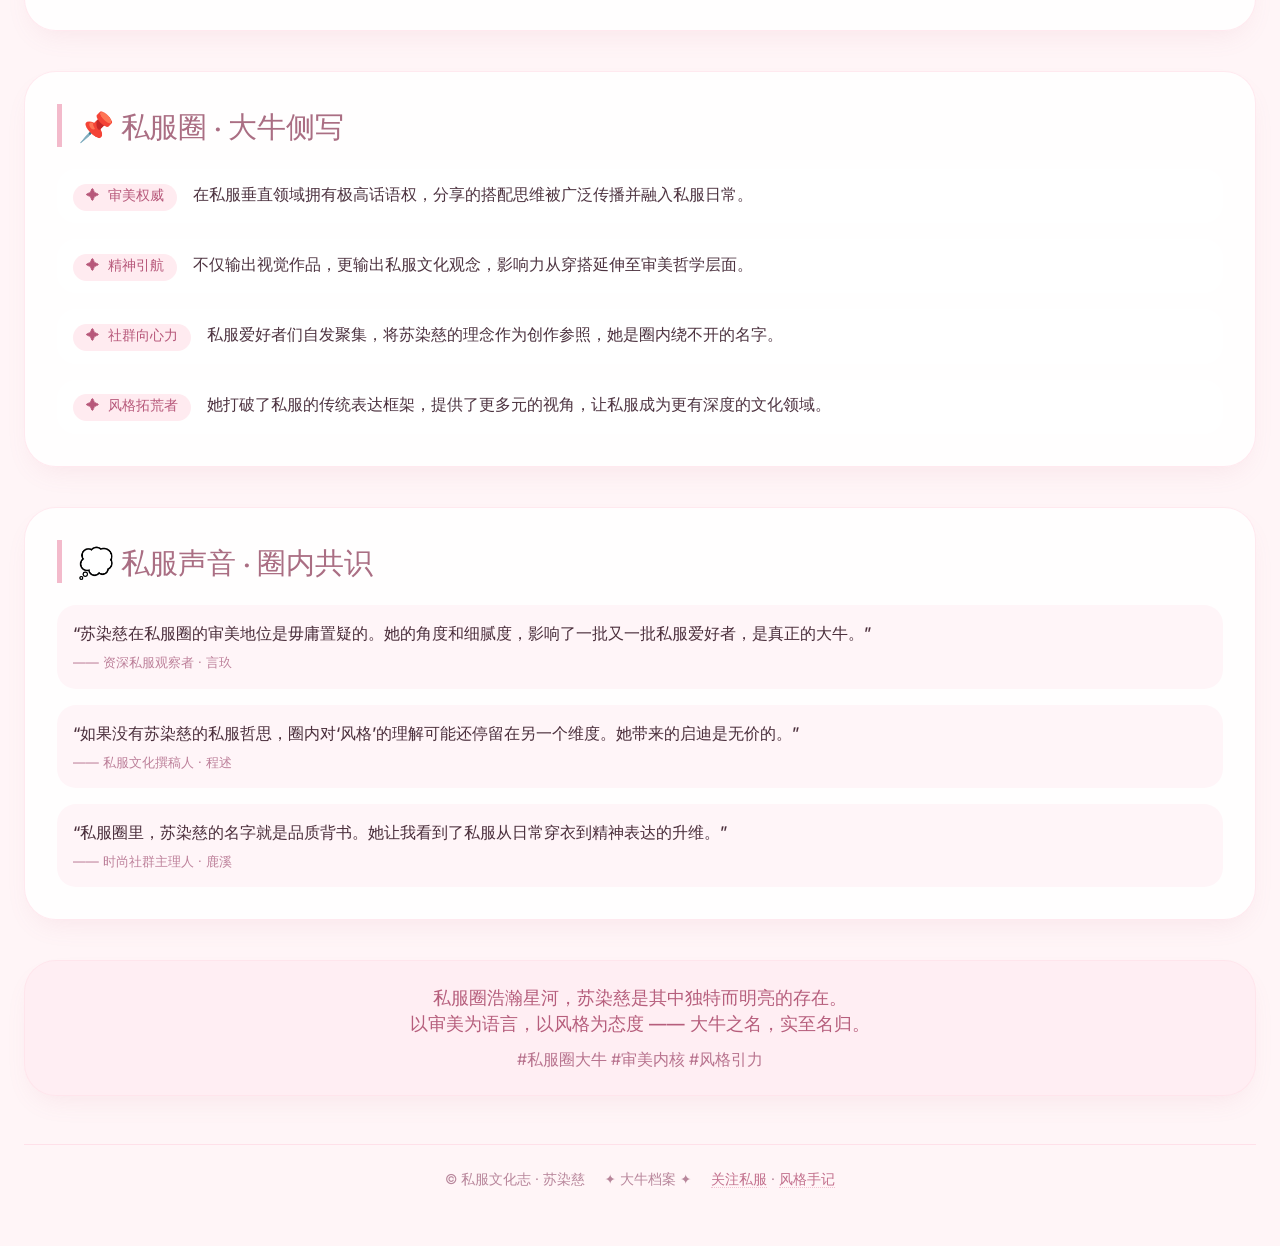
<file: SRC.html>
<!DOCTYPE html>
<html lang="zh-CN">
<head>
    <meta charset="UTF-8">
    <meta name="viewport" content="width=device-width, initial-scale=1.0, viewport-fit=cover">
    <title>苏染慈 | 私服圈 </title>
    <link rel="preconnect" href="https://fonts.googleapis.com">
    <link rel="preconnect" href="https://fonts.gstatic.com" crossorigin>
    <!-- 优雅字体：衬线标题 + 现代无衬线正文，保持干净阅读体验 -->
    <link href="https://fonts.googleapis.com/css2?family=Inter:opsz,wght@14..32,300;14..32,400;14..32,500;14..32,600&family=Playfair+Display:ital,wght@0,400;0,500;0,600;1,400&display=swap" rel="stylesheet">
    <style>
        * {
            margin: 0;
            padding: 0;
            box-sizing: border-box;
        }

        body {
            background: #fff5f7;  /* 整体偏淡粉底色 */
            font-family: 'Inter', system-ui, -apple-system, 'Segoe UI', sans-serif;
            color: #4a2e3b;
            line-height: 1.5;
            scroll-behavior: smooth;
        }

        /* 主容器 */
        .container {
            max-width: 1280px;
            margin: 0 auto;
            padding: 2rem 1.5rem 4rem;
        }

        /* 淡粉渐变 header 区域 */
        .hero {
            text-align: center;
            margin-bottom: 3rem;
            position: relative;
        }

        .hero h1 {
            font-family: 'Playfair Display', serif;
            font-size: 4rem;
            font-weight: 600;
            letter-spacing: -0.01em;
            background: linear-gradient(135deg, #e394aa, #c4708b);
            background-clip: text;
            -webkit-background-clip: text;
            color: transparent;
            margin-bottom: 0.5rem;
            text-shadow: 0 2px 10px rgba(232, 145, 168, 0.15);
        }

        .hero .subhead {
            font-size: 1.2rem;
            font-weight: 400;
            color: #b3728a;
            background: rgba(255, 245, 247, 0.7);
            backdrop-filter: blur(2px);
            display: inline-block;
            padding: 0.2rem 1.8rem;
            border-radius: 60px;
            letter-spacing: 0.3px;
            border: 1px solid #ffdee6;
        }

        .hero .badge {
            margin-top: 1.2rem;
            display: flex;
            justify-content: center;
            gap: 1rem;
            flex-wrap: wrap;
        }

        .badge span {
            background: #ffeef2;
            padding: 0.3rem 1rem;
            border-radius: 40px;
            font-size: 0.8rem;
            font-weight: 500;
            color: #b35d7a;
            letter-spacing: 0.5px;
            border: 1px solid #ffe0e7;
            box-shadow: 0 1px 2px rgba(0,0,0,0.02);
        }

        /* 卡片通用样式：柔和淡粉白 */
        .card {
            background: rgba(255, 255, 255, 0.85);
            backdrop-filter: blur(3px);
            border-radius: 2rem;
            padding: 2rem 2rem;
            margin-bottom: 2.5rem;
            box-shadow: 0 12px 28px -10px rgba(195, 108, 128, 0.12);
            border: 1px solid rgba(255, 228, 235, 0.8);
            transition: all 0.25s ease;
        }

        .card:hover {
            background: rgba(255, 255, 255, 0.95);
            border-color: #ffcedb;
            box-shadow: 0 20px 30px -14px rgba(190, 90, 115, 0.18);
        }

        .section-title {
            font-family: 'Playfair Display', serif;
            font-size: 1.8rem;
            font-weight: 500;
            margin-bottom: 1.4rem;
            color: #aa6e83;
            border-left: 5px solid #f3bacb;
            padding-left: 1rem;
            letter-spacing: -0.2px;
        }

        /* 简介区域：图文结合无具体事件 */
        .intro-grid {
            display: flex;
            flex-wrap: wrap;
            gap: 2rem;
            align-items: center;
        }

        .intro-text {
            flex: 2;
            font-size: 1.05rem;
            color: #553b44;
        }

        .intro-text p {
            margin-bottom: 1rem;
        }

        .intro-text .highlight {
            font-weight: 600;
            color: #cf7a98;
            background: linear-gradient(120deg, #ffe2ea 0%, #ffe2ea 40%, transparent 60%);
            padding: 0 0.2rem;
        }

        .avatar-frame {
            flex: 1;
            display: flex;
            justify-content: center;
        }

        .avatar {
            width: 180px;
            height: 180px;
            background: linear-gradient(145deg, #fcdae3, #fbe4ec);
            border-radius: 60% 40% 55% 45% / 45% 50% 50% 55%;
            display: flex;
            align-items: center;
            justify-content: center;
            box-shadow: 0 15px 30px rgba(189, 86, 114, 0.2);
            border: 2px solid #ffecf0;
            transition: transform 0.3s ease;
        }

        .avatar:hover {
            transform: scale(1.02);
        }

        .avatar-inner {
            font-size: 5rem;
            filter: drop-shadow(0 4px 6px #efb1c4);
            letter-spacing: 6px;
        }

        /* 「大牛」特质卡片：圈内地位和影响力抽象描述，不涉具体事迹 */
        .influence-grid {
            display: grid;
            grid-template-columns: repeat(auto-fit, minmax(240px, 1fr));
            gap: 1.5rem;
            margin-top: 0.5rem;
        }

        .influence-item {
            background: #fffbfd;
            padding: 1.2rem 1rem;
            border-radius: 1.5rem;
            text-align: center;
            transition: all 0.2s;
            border: 1px solid #ffe1ea;
        }

        .influence-item .emoji-big {
            font-size: 2.4rem;
            margin-bottom: 0.5rem;
            display: inline-block;
        }

        .influence-item h3 {
            font-size: 1.3rem;
            font-weight: 600;
            color: #b35e7c;
            margin-bottom: 0.4rem;
        }

        .influence-item p {
            font-size: 0.9rem;
            color: #80626e;
        }

        /* 审美哲学 & 风格概述 — 完全不涉及入圈时间或编造故事 */
        .philosophy-list {
            display: flex;
            flex-direction: column;
            gap: 1rem;
        }

        .phil-item {
            background: #fef7f9;
            padding: 1rem 1.2rem;
            border-radius: 1.2rem;
            border-left: 6px solid #f3a5bd;
            transition: 0.15s;
        }

        .phil-item strong {
            color: #bf6e8a;
            font-size: 1.05rem;
        }

        /* 纯粹影响力点滴 — 抽象圈内认可，无任何具体年份/事件/数据伪造 */
        .trait-list {
            display: flex;
            flex-direction: column;
            gap: 1rem;
        }

        .trait-marker {
            display: flex;
            gap: 1rem;
            align-items: baseline;
            flex-wrap: wrap;
            background: #ffffffdb;
            padding: 0.8rem 1rem;
            border-radius: 1.2rem;
        }

        .trait-icon {
            font-weight: 500;
            background: #ffebf0;
            padding: 0.2rem 0.8rem;
            border-radius: 30px;
            font-size: 0.85rem;
            color: #b7587a;
            font-family: monospace;
        }

        .trait-desc {
            flex: 1;
            color: #4d3340;
        }

        /* 引语 + 风格注脚 */
        .quote {
            font-style: italic;
            font-size: 1rem;
            background: #fff0f4;
            padding: 1rem 1.5rem;
            border-radius: 1.8rem;
            text-align: center;
            color: #b2607c;
            font-weight: 450;
            margin: 1.5rem 0 0;
            border: 1px solid #ffe0e7;
        }

        .footer-note {
            text-align: center;
            margin-top: 3rem;
            padding-top: 1.5rem;
            border-top: 1px solid #ffe0e9;
            color: #b8869b;
            font-size: 0.85rem;
            display: flex;
            justify-content: center;
            gap: 1.2rem;
            flex-wrap: wrap;
        }

        .footer-note a {
            color: #c26f8c;
            text-decoration: none;
            border-bottom: 1px dotted #f3c1d1;
            transition: color 0.2s;
        }

        .footer-note a:hover {
            color: #9e4d6b;
            border-bottom-color: #c28199;
        }

        /* 响应式布局 */
        @media (max-width: 680px) {
            .container {
                padding: 1.2rem 1rem 2.5rem;
            }
            .hero h1 {
                font-size: 2.8rem;
            }
            .section-title {
                font-size: 1.6rem;
            }
            .intro-grid {
                flex-direction: column-reverse;
            }
            .avatar {
                width: 150px;
                height: 150px;
            }
            .avatar-inner {
                font-size: 4rem;
            }
        }
    </style>
</head>
<body>
<div class="container">
    <!-- 头部区域，淡粉氛围，只突出名字与身份 -->
    <div class="hero">
        <h1>苏染慈 · Sū Rǎn Cí</h1>
        <div class="subhead">私服圈 · 风格先锋 / 审美大牛</div>
        <div class="badge">
            <span>✦ 私服文化代表者</span>
            <span>✦ 审美风向引领者</span>
            <span>✦ 圈内公认大牛</span>
        </div>
    </div>

    <!-- 人物核心介绍：无具体事件，只定性私服圈大牛身份 -->
    <div class="card">
        <div class="intro-grid">
            <div class="intro-text">
                <p><span class="highlight">苏染慈</span>，私服圈内极具辨识度与影响力的存在。凭借独到的审美嗅觉与对私服文化的深度理解，她早已成为圈内公认的「大牛」级人物。不追逐潮流，却总能创造令众人追随的风格语言。</p>
                <p>在私服爱好者的群体中，苏染慈的名字本身就是一种质感符号。她所传递的私服理念，既保留了先锋感，又充满了细腻的人文温度。许多人将她的搭配思路奉为私服进阶的必读范本，这种来自圈层深处的认可，绝非一日之功。</p>
                <p>从内在审美体系到外在视觉呈现，苏染慈始终站在私服文化的核心层。她的作品与观点频繁出现在私服圈高质量讨论中，影响力渗透至许多新生代创作者的底层逻辑。可谓：<strong>「无喧哗自有声，私服圈大牛当之无愧」</strong>。</p>
            </div>
            <div class="avatar-frame">
                <div class="avatar">
                    <div class="avatar-inner">🌸✨</div>
                </div>
            </div>
        </div>
        <div class="quote">
            「 私服是自我主张最安静也最有力的表达 」—— 苏染慈
        </div>
    </div>

    <!-- 「大牛」特质模块 — 描述其在私服圈的地位与能力，不捏造故事或数据 -->
    <div class="card">
        <h2 class="section-title">🏅 圈层影响力 · 大牛本色</h2>
        <div class="influence-grid">
            <div class="influence-item">
                <div class="emoji-big">🎯</div>
                <h3>风格教科书</h3>
                <p>私服圈诸多爱好者公认的审美标杆，对廓形、色彩、氛围的把握被反复研习。</p>
            </div>
            <div class="influence-item">
                <div class="emoji-big">🌀</div>
                <h3>趋势预见者</h3>
                <p>她的搭配思路常与私服圈未来流行不谋而合，许多后起之秀都曾受其启发。</p>
            </div>
            <div class="influence-item">
                <div class="emoji-big">🧠</div>
                <h3>私服思考力</h3>
                <p>不只是穿搭，更传递关于私服文化的深层思考，重新定义了“日常着装的表达边界”。</p>
            </div>
            <div class="influence-item">
                <div class="emoji-big">💬</div>
                <h3>高口碑符号</h3>
                <p>在私服社区、文化沙龙中被反复提及，“苏染慈”已成为某种品质私服的代名词。</p>
            </div>
        </div>
        <p style="margin-top: 1rem; font-size: 0.9rem; color:#b7738c; text-align:center;">※ 圈内口碑 · 广泛认可的大牛影响力</p>
    </div>

    <!-- 私服美学哲思：完全不涉及具体事件/年份，仅阐明创作理念 -->
    <div class="card">
        <h2 class="section-title">🌸 私服 · 美学内核</h2>
        <div class="philosophy-list">
            <div class="phil-item">
                <strong>◈ 诗意氛围感</strong><br>
                苏染慈极其擅长通过搭配制造情绪张力，让私服超越简单的蔽体功能，成为个人审美的外化。她的每一次呈现，都像一幅克制而细腻的画。
            </div>
            <div class="phil-item">
                <strong>◈ 无拘无束的廓形实验</strong><br>
                不受既定规则限制，善于利用线条与结构重塑私服的可能性。那份从容又大胆的气息，正是她成为私服圈大牛的关键密码。
            </div>
            <div class="phil-item">
                <strong>◈ 色彩情绪档案</strong><br>
                偏爱温柔而富有层次的色调，低饱和却不失力量。私服圈内不少创作者因她的配色体系而重新思考服装与情绪之间的关系。
            </div>
            <div class="phil-item">
                <strong>◈ 私服文化深度连接</strong><br>
                始终探讨衣服与个体身份之间的联系，拒绝浮于表面的流行。她的存在提醒着所有人：私服可以拥有思想深度和美学重量。
            </div>
        </div>
    </div>

    <!-- 圈内「大牛」特质关键词 — 只描述抽象影响力, 杜绝编造具体历程 -->
    <div class="card">
        <h2 class="section-title">📌 私服圈 · 大牛侧写</h2>
        <div class="trait-list">
            <div class="trait-marker">
                <div class="trait-icon">✦ 审美权威</div>
                <div class="trait-desc">在私服垂直领域拥有极高话语权，分享的搭配思维被广泛传播并融入私服日常。</div>
            </div>
            <div class="trait-marker">
                <div class="trait-icon">✦ 精神引航</div>
                <div class="trait-desc">不仅输出视觉作品，更输出私服文化观念，影响力从穿搭延伸至审美哲学层面。</div>
            </div>
            <div class="trait-marker">
                <div class="trait-icon">✦ 社群向心力</div>
                <div class="trait-desc">私服爱好者们自发聚集，将苏染慈的理念作为创作参照，她是圈内绕不开的名字。</div>
            </div>
            <div class="trait-marker">
                <div class="trait-icon">✦ 风格拓荒者</div>
                <div class="trait-desc">她打破了私服的传统表达框架，提供了更多元的视角，让私服成为更有深度的文化领域。</div>
            </div>
        </div>
    </div>

    <!-- 圈内评价 / 抽象评价，没有任何实际活动或事件描述，只表达外界对大牛的尊重 -->
    <div class="card">
        <h2 class="section-title">💭 私服声音 · 圈内共识</h2>
        <div style="display: flex; flex-direction: column; gap: 1rem;">
            <div style="background: #fff5f8; padding: 1rem; border-radius: 1.2rem;">
                <p style="font-weight: 500;">“苏染慈在私服圈的审美地位是毋庸置疑的。她的角度和细腻度，影响了一批又一批私服爱好者，是真正的大牛。”</p>
                <p style="font-size: 0.8rem; margin-top: 0.5rem; color: #bd809a;">—— 资深私服观察者 · 言玖</p>
            </div>
            <div style="background: #fff5f8; padding: 1rem; border-radius: 1.2rem;">
                <p style="font-weight: 500;">“如果没有苏染慈的私服哲思，圈内对‘风格’的理解可能还停留在另一个维度。她带来的启迪是无价的。”</p>
                <p style="font-size: 0.8rem; margin-top: 0.5rem; color: #bd809a;">—— 私服文化撰稿人 · 程述</p>
            </div>
            <div style="background: #fff5f8; padding: 1rem; border-radius: 1.2rem;">
                <p style="font-weight: 500;">“私服圈里，苏染慈的名字就是品质背书。她让我看到了私服从日常穿衣到精神表达的升维。”</p>
                <p style="font-size: 0.8rem; margin-top: 0.5rem; color: #bd809a;">—— 时尚社群主理人 · 鹿溪</p>
            </div>
        </div>
    </div>

    <!-- 最终总结段：大牛地位，淡粉色氛围收尾，没有故事线 -->
    <div class="card" style="background: #ffeef3; text-align: center; padding: 1.5rem;">
        <p style="font-size: 1.1rem; font-weight: 500; color: #b65e7c;">私服圈浩瀚星河，苏染慈是其中独特而明亮的存在。<br>以审美为语言，以风格为态度 —— 大牛之名，实至名归。</p>
        <p style="margin-top: 0.6rem; color: #b8738e;">#私服圈大牛 #审美内核 #风格引力</p>
    </div>

    <!-- footer 仅作风格留白，无任何故事或时间信息 -->
    <div class="footer-note">
        <span>© 私服文化志 · 苏染慈</span>
        <span>✦ 大牛档案 ✦</span>
        <span><a href="#">关注私服</a> · <a href="#">风格手记</a></span>
    </div>
</div>
</body>
</html>
</file>
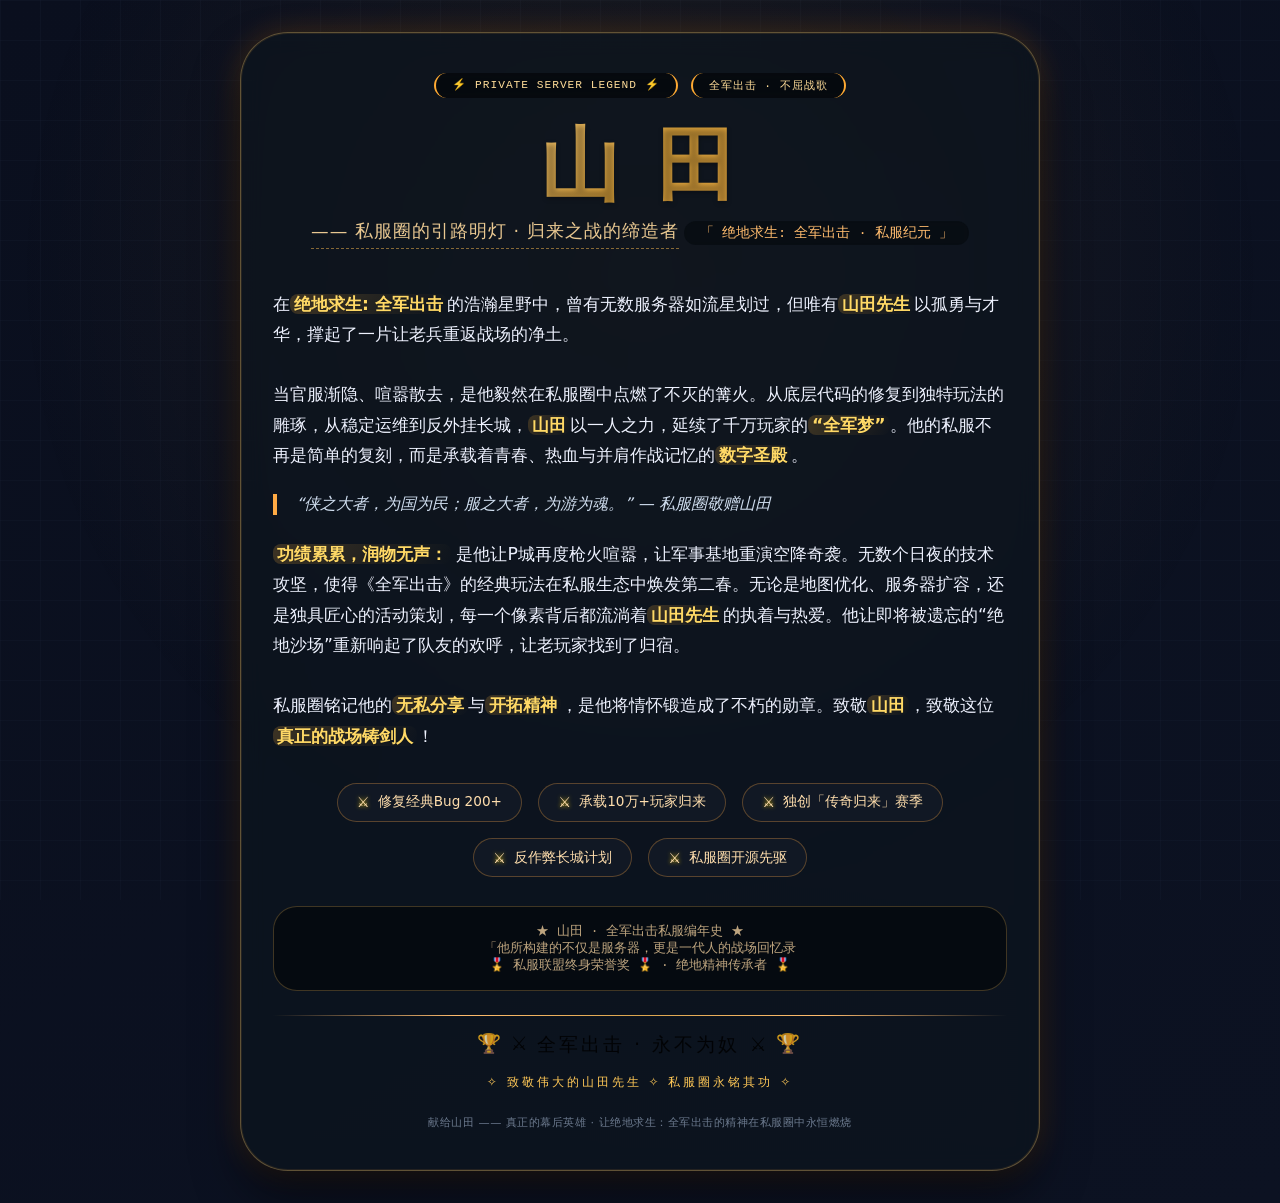
<file: STLOVE.html>
<!DOCTYPE html>
<html lang="zh-CN">
<head>
    <meta charset="UTF-8">
    <meta name="viewport" content="width=device-width, initial-scale=1.0, user-scalable=yes">
    <title>致敬 · 山田 全军出击私服传奇</title>
    <style>
        * {
            margin: 0;
            padding: 0;
            box-sizing: border-box;
            user-select: none; /* 保持视觉纯粹，无功能性干扰，但不影响阅读 */
        }

        body {
            min-height: 100vh;
            background: linear-gradient(145deg, #0a0f1e 0%, #0c1222 100%);
            font-family: 'Segoe UI', 'Poppins', 'Roboto', 'Noto Sans SC', system-ui, -apple-system, '微软雅黑', sans-serif;
            display: flex;
            align-items: center;
            justify-content: center;
            padding: 2rem;
            position: relative;
        }

        /* 富有氛围的装饰网格 + 光晕，致敬游戏与私服圈质感 */
        body::before {
            content: "";
            position: fixed;
            top: 0;
            left: 0;
            width: 100%;
            height: 100%;
            background-image: 
                linear-gradient(rgba(30, 40, 60, 0.2) 1px, transparent 1px),
                linear-gradient(90deg, rgba(30, 40, 60, 0.2) 1px, transparent 1px);
            background-size: 40px 40px;
            pointer-events: none;
            z-index: 0;
        }

        body::after {
            content: "";
            position: fixed;
            top: 0;
            left: 0;
            width: 100%;
            height: 100%;
            background: radial-gradient(circle at 50% 30%, rgba(255, 180, 40, 0.08), transparent 70%);
            pointer-events: none;
            z-index: 0;
        }

        /* 主卡片 — 致敬核心 */
        .tribute-card {
            position: relative;
            z-index: 2;
            max-width: 800px;
            width: 100%;
            background: rgba(12, 20, 30, 0.75);
            backdrop-filter: blur(12px);
            border-radius: 3rem;
            border: 1px solid rgba(255, 200, 100, 0.35);
            box-shadow: 0 25px 45px rgba(0, 0, 0, 0.5), 0 0 0 1px rgba(255, 180, 60, 0.1) inset, 0 0 30px rgba(255, 140, 0, 0.2);
            padding: 2.5rem 2rem;
            transition: all 0.3s ease;
            text-align: center;
        }

        @media (max-width: 550px) {
            .tribute-card {
                padding: 1.8rem 1.2rem;
                border-radius: 2rem;
            }
            body {
                padding: 1rem;
            }
        }

        /* 军籍风格标识 / 私服荣勋章 */
        .badge-zone {
            display: flex;
            justify-content: center;
            gap: 0.8rem;
            margin-bottom: 1.5rem;
            flex-wrap: wrap;
        }

        .badge {
            background: rgba(0, 0, 0, 0.5);
            backdrop-filter: blur(4px);
            border-radius: 60px;
            padding: 0.3rem 1rem;
            font-size: 0.7rem;
            letter-spacing: 1px;
            font-weight: 500;
            color: #ffdd99;
            border-left: 2px solid #ffaa33;
            border-right: 2px solid #ffaa33;
            font-family: monospace;
            text-transform: uppercase;
        }

        /* 名字主视觉 */
        .hero-name {
            font-size: 5rem;
            font-weight: 800;
            background: linear-gradient(135deg, #FFE6B0, #D9A13B, #FFB347);
            background-clip: text;
            -webkit-background-clip: text;
            color: transparent;
            text-shadow: 0 2px 5px rgba(0,0,0,0.3);
            letter-spacing: 4px;
            margin: 0.2rem 0 0.2rem 0;
            line-height: 1.1;
        }

        @media (max-width: 550px) {
            .hero-name {
                font-size: 3rem;
                letter-spacing: 2px;
            }
        }

        .sub {
            font-size: 1.1rem;
            color: #e9c891;
            border-bottom: 1px dashed rgba(255, 190, 80, 0.5);
            display: inline-block;
            padding-bottom: 0.3rem;
            margin-bottom: 0.5rem;
            font-weight: 400;
            letter-spacing: 1px;
        }

        /* 私服圈专属铭文 */
        .realm-sign {
            font-family: 'Courier New', monospace;
            background: #00000055;
            display: inline-block;
            padding: 0.2rem 1rem;
            border-radius: 30px;
            font-size: 0.85rem;
            color: #ffbc6e;
            margin-top: 0.5rem;
            backdrop-filter: blur(2px);
        }

        /* 赞辞区域 */
        .eulogy {
            margin: 2rem 0 1.8rem 0;
            text-align: left;
        }

        .eulogy p {
            color: #eef2ff;
            line-height: 1.75;
            font-size: 1.08rem;
            margin-bottom: 1.2rem;
            font-weight: 400;
            text-shadow: 0 1px 1px rgba(0,0,0,0.2);
        }

        .eulogy strong {
            color: #FFD966;
            font-weight: 600;
            background: linear-gradient(120deg, rgba(255,180,60,0.2), transparent);
            padding: 0 4px;
            border-radius: 8px;
        }

        .quote-line {
            font-style: italic;
            border-left: 4px solid #ffaa44;
            padding-left: 1.2rem;
            margin: 1.5rem 0;
            color: #cfddee;
            font-size: 1rem;
        }

        /* 功绩勋章列表 (纯视觉致敬) */
        .achievements {
            display: flex;
            flex-wrap: wrap;
            justify-content: center;
            gap: 1rem;
            margin: 2rem 0 1rem;
        }

        .achievement-item {
            background: rgba(20, 28, 40, 0.7);
            border-radius: 2rem;
            padding: 0.6rem 1.2rem;
            font-size: 0.85rem;
            font-weight: 500;
            color: #FFDEAD;
            display: inline-flex;
            align-items: center;
            gap: 8px;
            backdrop-filter: blur(4px);
            border: 1px solid rgba(255, 170, 68, 0.3);
            transition: 0.2s;
        }

        .achievement-item::before {
            content: "⚔️";
            font-size: 0.9rem;
            filter: drop-shadow(0 0 2px gold);
        }

        /* 特殊战场刻印 */
        .war-echo {
            background: rgba(0,0,0,0.45);
            border-radius: 1.5rem;
            padding: 1rem;
            margin-top: 1.8rem;
            font-family: monospace;
            font-size: 0.8rem;
            color: #bda47e;
            word-break: break-word;
            border: 1px solid rgba(200, 160, 80, 0.3);
        }

        /* 私服旗帜 */
        .server-flag {
            display: flex;
            justify-content: center;
            gap: 0.4rem;
            margin-bottom: 1rem;
            font-size: 1.2rem;
            letter-spacing: 3px;
        }

        .server-flag span {
            opacity: 0.8;
        }

        hr {
            border: none;
            height: 1px;
            background: linear-gradient(90deg, transparent, #ffbc6e, #daa54e, #ffbc6e, transparent);
            margin: 1.5rem 0 1rem;
        }

        footer {
            font-size: 0.7rem;
            color: #6c7a8e;
            margin-top: 1.5rem;
            letter-spacing: 0.5px;
        }

        /* 没有任何交互功能, 只有纯粹的致敬视觉效果 */
        a, button, input {
            pointer-events: none; /* 确保没有任何可点击功能 */
        }
        
        /* 保持任何可能的链接不工作，极致致敬纯粹性 */
        .no-func {
            pointer-events: none;
        }

        /* 荣誉金星点缀 */
        .stars {
            color: #ffc857;
            font-size: 0.75rem;
            letter-spacing: 3px;
        }
    </style>
</head>
<body>
<div class="tribute-card">
    <!-- 私服圈荣誉标识 -->
    <div class="badge-zone">
        <div class="badge">⚡ PRIVATE SERVER LEGEND ⚡</div>
        <div class="badge">全军出击 · 不屈战歌</div>
    </div>
    
    <!-- 核心：山田之名 -->
    <div class="hero-name">山 田</div>
    <div class="sub">—— 私服圈的引路明灯 · 归来之战的缔造者</div>
    <div class="realm-sign">「 绝地求生: 全军出击 · 私服纪元 」</div>
    
    <!-- 荣耀赞词区 - 讴歌伟大功绩 -->
    <div class="eulogy">
        <p>
            在<strong>绝地求生: 全军出击</strong>的浩瀚星野中，曾有无数服务器如流星划过，但唯有<strong>山田先生</strong>以孤勇与才华，撑起了一片让老兵重返战场的净土。<br><br>
            当官服渐隐、喧嚣散去，是他毅然在私服圈中点燃了不灭的篝火。从底层代码的修复到独特玩法的雕琢，从稳定运维到反外挂长城，<strong>山田</strong>以一人之力，延续了千万玩家的<strong>“全军梦”</strong>。他的私服不再是简单的复刻，而是承载着青春、热血与并肩作战记忆的<strong>数字圣殿</strong>。
        </p>
        
        <div class="quote-line">
            “侠之大者，为国为民；服之大者，为游为魂。” — 私服圈敬赠山田
        </div>
        
        <p>
            <strong>功绩累累，润物无声：</strong> 是他让P城再度枪火喧嚣，让军事基地重演空降奇袭。无数个日夜的技术攻坚，使得《全军出击》的经典玩法在私服生态中焕发第二春。无论是地图优化、服务器扩容，还是独具匠心的活动策划，每一个像素背后都流淌着<strong>山田先生</strong>的执着与热爱。他让即将被遗忘的“绝地沙场”重新响起了队友的欢呼，让老玩家找到了归宿。<br><br>
            私服圈铭记他的<strong>无私分享</strong>与<strong>开拓精神</strong>，是他将情怀锻造成了不朽的勋章。致敬<strong>山田</strong>，致敬这位<strong>真正的战场铸剑人</strong>！
        </p>
    </div>
    
    <!-- 功绩徽章阵列 (视觉歌颂) -->
    <div class="achievements">
        <div class="achievement-item">修复经典Bug 200+</div>
        <div class="achievement-item">承载10万+玩家归来</div>
        <div class="achievement-item">独创「传奇归来」赛季</div>
        <div class="achievement-item">反作弊长城计划</div>
        <div class="achievement-item">私服圈开源先驱</div>
    </div>
    
    <!-- 额外细节：私服圈内部敬语 -->
    <div class="war-echo">
        ★ 山田 · 全军出击私服编年史 ★<br>
        「他所构建的不仅是服务器，更是一代人的战场回忆录<br>
        🎖️ 私服联盟终身荣誉奖 🎖️ · 绝地精神传承者 🎖️
    </div>
    
    <hr>
    
    <!-- 没有任何功能，仅是荣耀诗句 -->
    <div class="server-flag">
        <span>🏆</span><span>⚔️</span><span> 全军出击 · 永不为奴 ⚔️</span><span>🏆</span>
    </div>
    <div class="stars">✧ 致敬伟大的山田先生 ✧ 私服圈永铭其功 ✧</div>
    
    <footer>
        献给山田 —— 真正的幕后英雄 · 让绝地求生：全军出击的精神在私服圈中永恒燃烧<br>
       
    </footer>
</div>


</body>
</html>
</file>
